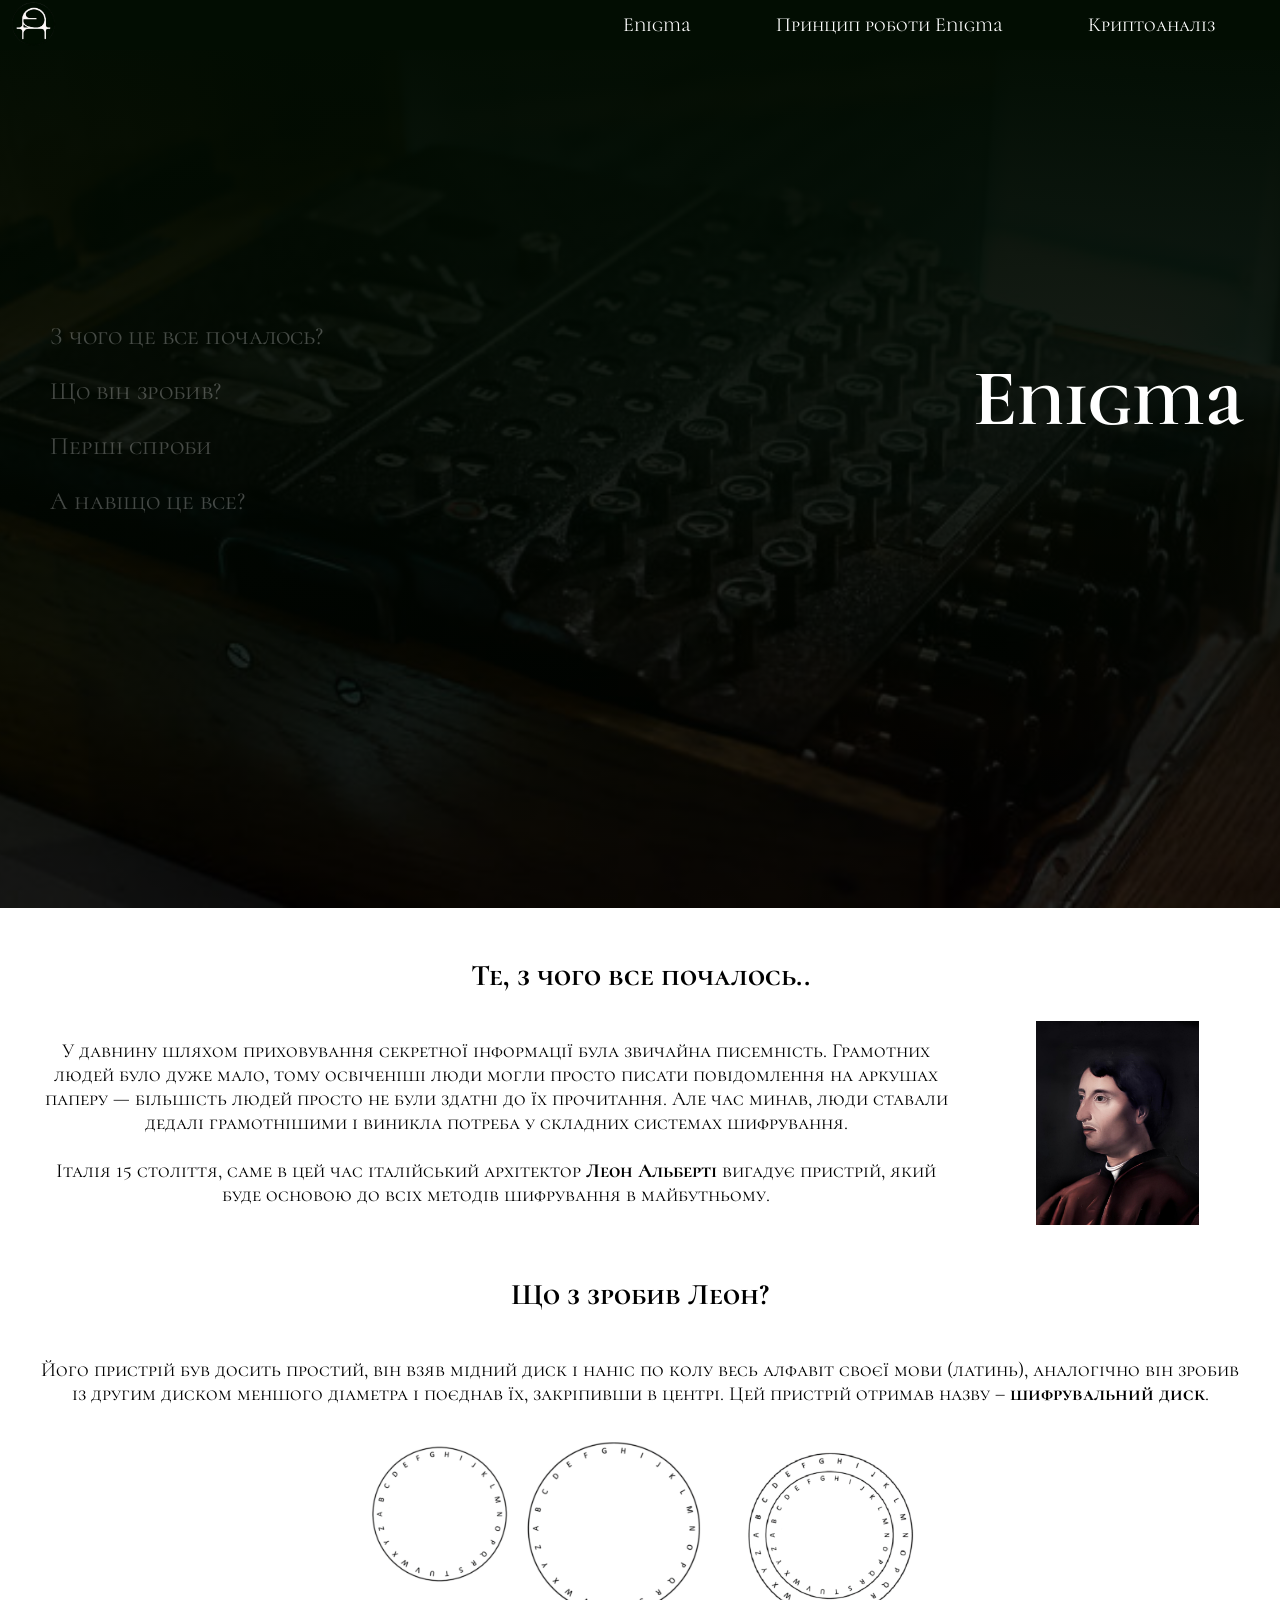
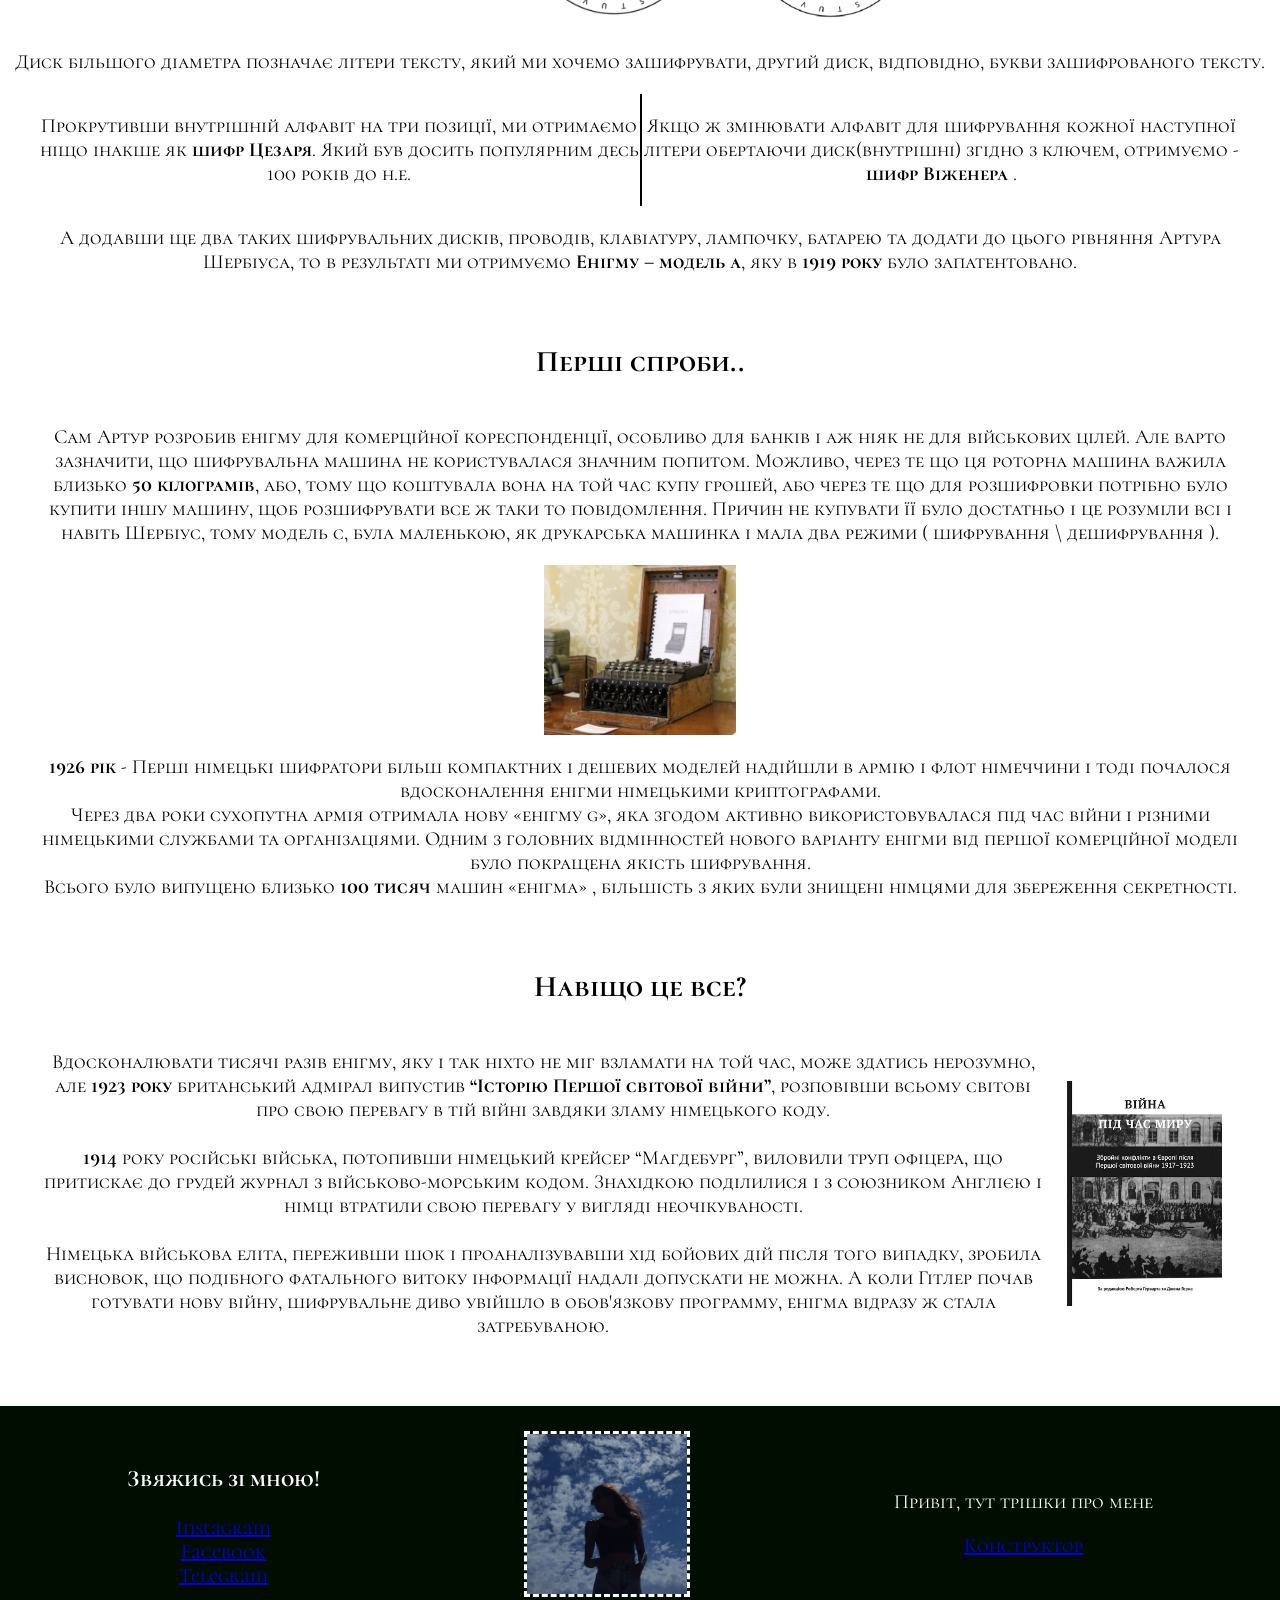
<file: index.html>
<!DOCTYPE html>
<html lang="en">

<head>

    <meta charset="UTF-8">
    <meta name="viewport" content="width=device-width, initial-scale=1.0">

    <title>Introduction for enigma</title>

    <link rel="stylesheet" href="css/introduction.css">  
    <script type = "text/javascript" src="js/introduction.js"> </script>

    <link rel="preconnect" href="https://fonts.googleapis.com">
    <link rel="preconnect" href="https://fonts.gstatic.com" crossorigin>
    <link href="https://fonts.googleapis.com/css2?family=Cormorant+Unicase:wght@300;400;500;600;700&family=Cormorant:ital,wght@0,300..700;1,300..700&display=swap" rel="stylesheet">

   
</head>

<body vlink = "red" alink="yellow" leftmargin="0%">

    <header class="introduction" >

        <nav class="menu">

            <div>

               <img src="img/logo.png" alt="Logo alo" width="50px" style="margin-left: 10px;">

            </div>

            <div class="navigation_on_site "> <!--Не використала клас-->

                 <ul class="first_ul">
                   <li class="first_li"><a class="first_a" href="index.html">Enigma</a></li>
                   <li class="first_li"><a class="first_a" href="html/principlework.html">Принцип роботи Enigma</a></li>
                   <li class="first_li"><a class="first_a" href="html/cryptanalysis.html">Криптоаналіз</a></li>
                </ul>

            </div>

        </nav>
        
        <br><br><br><br><br><br><br><br><br><br><br><br>

        <div class="navigation_on_foto" >

            <div>

               <h1 style="color: #fff; font-size: 80px;">Enigma</h1>

            </div>

            <div class="navigation_by_site">

                <ul> 
                  <li class="two_li"><a class="two_a" href="#beginning">З чого це все почалось?</a></li>
                  <li class="two_li"><a class="two_a" href="#leon">Що він зробив?</a></li>
                  <li class="two_li"><a class="two_a" href="#firstattempts">Перші спроби</a></li>
                  <li class="two_li"><a class="two_a" href="#Why">А навіщо це все?</a></li>
                </ul>

            </div>

        </div>
            
    </header>
    
    <main>
        
        <div class="btn-up btn-up_hide"></div>

        <script>
            const btnUp = {
              el: document.querySelector('.btn-up'),
              show() {
                // видалим у кнопки класс btn-up_hide
                this.el.classList.remove('btn-up_hide');
              },
              hide() {
                // додамо до кнопки класс btn-up_hide
                this.el.classList.add('btn-up_hide');
              },
              addEventListener() {
                // при прогортуванні сторінки
                window.addEventListener('scroll', () => {
                  // розмір прогортування
                  const scrollY = window.scrollY || document.documentElement.scrollTop;
                  // якщо більше 400 то показуємо, якщо ні то ні
                  scrollY > 400 ? this.show() : this.hide();
                });
                // при натисканні на кнопку .btn-up
                document.querySelector('.btn-up').onclick = () => {
                  // перенесемо на початок
                  window.scrollTo({
                    top: 0,
                    left: 0,
                    behavior: 'smooth'
                  });
                }
              }
            }
            btnUp.addEventListener();
        </script>

        <div id="beginning">

            <br>

            <h2 style="text-align: center;">Те, з чого все почалось..</h2>

            <div class="position_foto_and_text">

               <div>

                  <p> 
                      У давнину шляхом приховування секретної інформації була звичайна писемність. Грамотних людей було дуже мало, тому освіченіші люди могли просто писати повідомлення на аркушах паперу — більшість людей просто не були здатні до їх прочитання. Але час минав, люди ставали дедалі грамотнішими і виникла потреба у складних системах шифрування.
                      <br><br>
                      Італія 15 століття, саме в цей час італійський архітектор <b>Леон Альберті</b> вигадує пристрій, який буде основою до всіх методів шифрування в майбутньому. 
                  </p>

               </div>

                <div class="foto">

                  <img id="imgItaly" onmouseover="over()" onmouseout="out()" src="img/LeonAlberty.jpg"  alt="Italy" width="50%" >
                  

                </div>

            </div>

        </div>

        <div id="leon">

            <br>

            <h2 style="text-align: center;">Що з зробив Леон? </h2>

    
            <div class="text">
                
                <p>Його пристрій був досить простий, він взяв мідний диск і наніс по колу весь алфавіт своєї мови (латинь), аналогічно він зробив із другим диском меншого діаметра і поєднав їх, закріпивши в центрі. Цей пристрій отримав назву – <b>шифрувальний диск</b>.</p>
        
            </div>

            <div style="display: flex; justify-content: center;">
                <img src="img/encryptiondisk1.png" alt="Encryption disk first" width="30%">
                <img src="img/encryptiondisk2.png" alt="Encryption disk after" width="15%" height="20%">

            </div>

        </div>

        <div >

            <div>

                <p style="font-size: 20px; display: flex; justify-content: center;">Диск більшого діаметра позначає літери тексту, який ми хочемо зашифрувати, другий диск, відповідно, букви зашифрованого тексту. </p>
            
            </div>

            <div class="cipher">

                <div class="box_with_line">
                    <p>Прокрутивши внутрішній алфавіт на три позиції, ми отримаємо ніщо інакше як <b>шифр Цезаря</b>. Який був досить популярним десь 100 років до н.е.</p>
                </div>

                <div>
                    <p>Якщо ж змінювати алфавіт для шифрування кожної наступної літери обертаючи диск(внутрішні) згідно з ключем, отримуємо - <b>шифр Віженера</b> .</p>
                </div>

            </div>

            <div class="text">

                <p>А додавши ще два таких шифрувальних дисків, проводів, клавіатуру, лампочку, батарею та додати до цього рівняння Артура Шербіуса, то в результаті ми отримуємо <b>Енігму – модель а</b>, яку в <b>1919 року</b> було запатентовано. </p>
        
            </div>

        </div>

        <div id="firstattempts">

            <br> 

            <h2 style="text-align: center;">Перші спроби..</h2>

            <div class="text">

                <p>
                    Сам Артур розробив енігму для комерційної кореспонденції, особливо для банків і аж ніяк не для військових цілей. Але варто зазначити, що шифрувальна машина не користувалася значним попитом. Можливо, через те що ця роторна машина важила близько <b>50 кілограмів</b>, або, тому що коштувала вона на той час купу грошей, або через те що для розшифровки потрібно було купити іншу машину, щоб розшифрувати все ж таки то повідомлення. Причин не купувати її було достатньо і це розуміли всі і навіть Шербіус, тому модель с, була маленькою, як друкарська машинка і мала два режими ( шифрування \ дешифрування ). 
                </p>

            </div>

            <div class="foto">
                <img src="img/Enigmaimproved.png" alt="Improved Enigma" width="15%" height="20%">
            </div>

            <div class="text">

                <p>
                    <b>1926 рік</b> - Перші німецькі шифратори більш компактних і дешевих моделей надійшли в армію і флот німеччини і тоді почалося вдосконалення енігми німецькими криптографами. 
                    <br>
                    Через два роки сухопутна армія отримала нову «енігму g», яка згодом активно використовувалася під час війни і різними німецькими службами та організаціями. Одним з головних відмінностей нового варіанту енігми від першої комерційної моделі було покращена якість шифрування.
                    <br>
                    Всього було випущено близько <b>100 тисяч</b> машин «енігма» , більшість з яких були знищені німцями для збереження секретності. 
    
                </p>

            </div>

            

        </div>

        <div id="Why">

            <br>

            <h2 style="text-align: center;">Навіщо це все?</h2>

            <div class="position_foto_book">

                <div>

                    <p>
                        Вдосконалювати тисячі разів енігму, яку і так ніхто не міг взламати на той час, може здатись нерозумно, але <b>1923 року</b> британський адмірал випустив <b>“Історію Першої світової війни”</b>, розповівши всьому світові про свою перевагу в тій війні завдяки зламу німецького коду. 
                        <br><br>
                        <b>1914</b> року російські війська, потопивши німецький крейсер “Магдебург”, виловили труп офіцера, що притискає до грудей журнал з військово-морським кодом. Знахідкою поділилися і з союзником Англією і німці втратили свою перевагу у вигляді неочікуваності.
                        <br><br>
                        Німецька військова еліта, переживши шок і проаналізувавши хід бойових дій після того випадку, зробила висновок, що подібного фатального витоку інформації надалі допускати не можна. А коли Гітлер почав готувати нову війну, шифрувальне диво увійшло в обов'язкову программу, енігма відразу ж стала затребуваною.
                    </p>
    
                </div>
    
                <div class="foto_1">
                    <img   src="img/bookforfirstwar.jpg" alt="book for first war" width="80%" >
                </div>

            </div>


        </div>


    </main>

    <br><br>

    <footer class="footer_me">

        <div class="info_me" >
            <h3>Звяжись зі мною!</h3>
            <a href="#">Instagram</a>
            <br>
            <a href="#">Facebook</a>
            <br>
            <a href="#">Telegram</a>
        </div>

        <div class="img_me">
            <img style="border-color: #fff; border-style: dashed;" src="img/me.jpg" alt="" width="50%"> 
        </div>
    
        <div class="info_me">
           
            <p>Привіт, тут трішки про мене</p>
            <a href="#" target="_blank">Конструктор</a>
        </div>
    
    </footer>

</body>


</html>
</file>
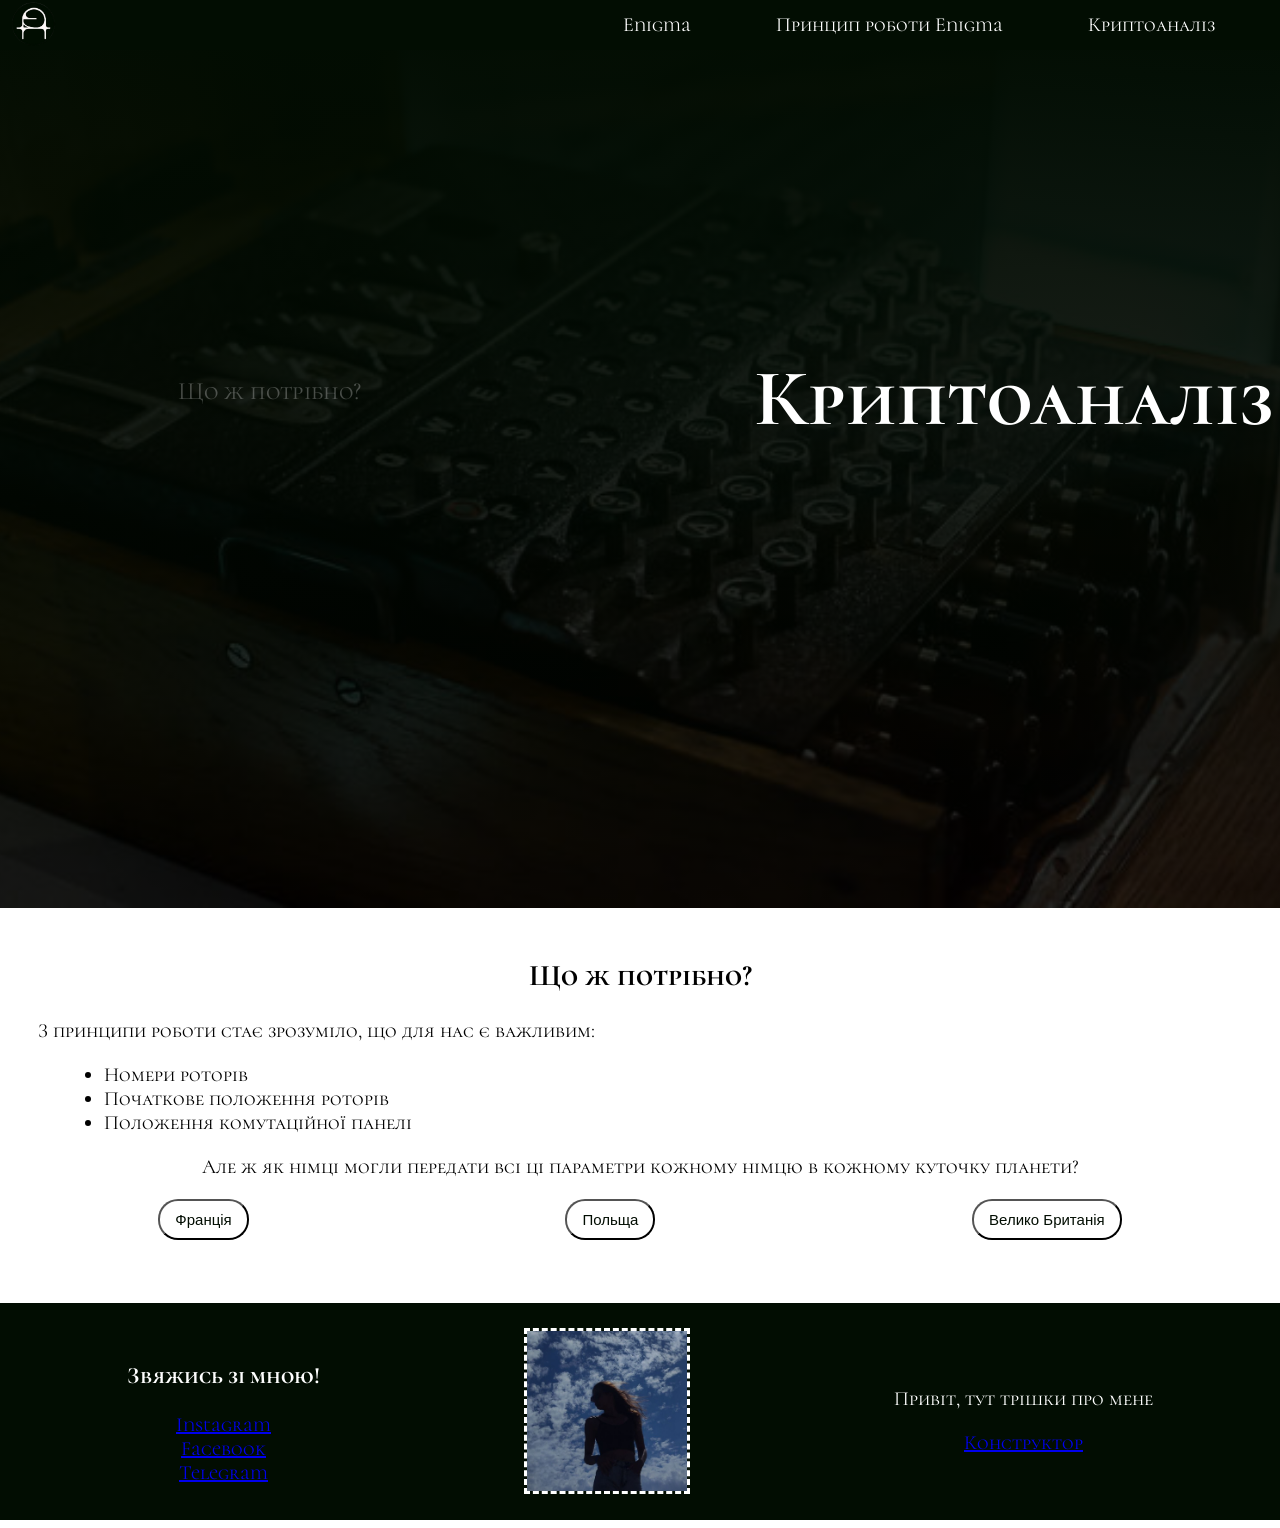
<file: html/cryptanalysis.html>
<!DOCTYPE html>
<html lang="en">

<head>

    <meta charset="UTF-8">
    <meta name="viewport" content="width=device-width, initial-scale=1.0">

    <title>Cryptanalysis Enigma</title>

    <link rel="stylesheet" href="../css/cryptanalysis.css">  
    <script type = "text/javascript" src="../js/cryptanalysis.js"> </script>
    
    <link rel="preconnect" href="https://fonts.googleapis.com">
    <link rel="preconnect" href="https://fonts.gstatic.com" crossorigin>
    <link href="https://fonts.googleapis.com/css2?family=Cormorant+Unicase:wght@300;400;500;600;700&family=Cormorant:ital,wght@0,300..700;1,300..700&display=swap" rel="stylesheet">

   
</head>

<body vlink = "red" alink="yellow" leftmargin="0%">

    <header class="introduction" >

        <nav class="menu">

            <div>

               <img src="../img/logo.png" alt="Logo alo" width="50px" style="margin-left: 10px;">

            </div>

            <div class="navigation_on_site "> <!--Не використала клас-->

                 <ul class="first_ul">
                   <li class="first_li"><a class="first_a" href="../index.html">Enigma</a></li>
                   <li class="first_li"><a class="first_a" href="../html/principlework.html">Принцип роботи Enigma</a></li>
                   <li class="first_li"><a class="first_a" href="../html/cryptanalysis.html">Криптоаналіз</a></li>
                </ul>

            </div>

        </nav>
        
        <br><br><br><br><br><br><br><br><br><br><br><br>

        <div class="navigation_on_foto" >

            <div>

               <h1 style="color: #fff; font-size: 80px;">Криптоаналіз</h1>

            </div>

            <div class="navigation_by_site">

                <ul> 
                  <li class="two_li"><a class="two_a" href="#what_need">Що ж потрібно?</a></li>
                </ul>

            </div>

        </div>
            
    </header>
    
    <main>
        
        <div class="btn-up btn-up_hide"></div>

        <script>
            const btnUp = {
              el: document.querySelector('.btn-up'),
              show() {
                this.el.classList.remove('btn-up_hide');
              },
              hide() {
                this.el.classList.add('btn-up_hide');
              },
              addEventListener() {
                window.addEventListener('scroll', () => {
                  const scrollY = window.scrollY || document.documentElement.scrollTop;
                  scrollY > 400 ? this.show() : this.hide();
                });
                document.querySelector('.btn-up').onclick = () => {
                  window.scrollTo({
                    top: 0,
                    left: 0,
                    behavior: 'smooth'
                  });
                }
              }
            }
            btnUp.addEventListener();
        </script>

        <br>

        <div id="what_need">

          <h2 style="text-align: center;">Що ж потрібно?</h2>

          <p style="margin-left: 3%;">З принципи роботи стає зрозуміло, що для нас є важливим:</p>

          <ul style="margin-left: 5%;">
            <li>Номери роторів</li>
            <li>Початкове положення роторів </li>
            <li>Положення комутаційної панелі</li>
         </ul>

         <p style="text-align: center;">Але ж як німці могли передати всі ці параметри кожному німцю в кожному куточку планети?</p>

        </div>

        <div class="button_class">

           <button class="button_contry" onclick="showPage(0)">Франція</button>
           <button class="button_contry" onclick="showPage(1)">Польща</button>
           <button class="button_contry" onclick="showPage(2)">Велико Британія</button>

        </div>


        <div id="page0" class="content hidden">

          <div class="foto_text_site">

            <p>Отож, історія дешифрування коду “Енігми” пов’язана з німецьким офіцером, який працював в шифрувальному штабі Рейсхверу і який був специфічною людиною:</p>

          </div>

          <div class="foto_text_site">

            <div class="text_site" >
              <p>
               Ганс-Тіло Шмідт мав певну проблему. В нього були коштовні звички — він любив дорогих дівчат, дороге вбрання, дорогі сигари, дорогі бренді та відпустки. Справжньою ж проблемою були його подружки. Вони дійсно йому дорого обходилися. В нього була проблема, але й мав її вирішення. Одного дня він з’явився у французькому посольстві у Берліні і попросив про зустріч з військовим аташе. Шмідт сказав йому, що в нього є документи, які того можуть зацікавити. В ті часи посольство Франції мало навіть спеціальну процедуру щодо такого роду випадків, бо дуже багато колишніх німецьких військових з’являлося там і пропонувало якісь таємні документи. З Парижу викликали експерта по таких документам і було домовлено про зустріч. Тепер хочу Вам представити Гюстава Бертрана. Він був єдиним членом спеціальної секції D в розвідувальному відомстві і його завданням була оцінка автентичності і цінності документів.
              </p>
            </div>
  
            <div>
              <img src="../img/Shmind.jpg" alt="Ганс-Тіло Шмідт" width="190px" >
            </div>
  
          </div>

          <br>

          <div class="foto_text_site">

            <div>
              <img id="myImage" src="../img/image1.jpg" alt="Зображення 1" width="100%">
        
              <script>
                  // Масив з іменами файлів зображень (припустимо, що зображення знаходяться в папці "images")
                  const images = [
                      "../img/image1.jpg",
                      "../img/image2.jpg",
                      "../img/image3.png"
                  ];
          
                  // Індекс поточного зображення
                  let currentIndex = 0;
          
                  // Отримання елемента зображення за його ID
                  const imgElement = document.getElementById("myImage");
          
                  // Функція для зміни зображення
                  function changeImage() {
                      imgElement.src = images[currentIndex];
                      currentIndex = (currentIndex + 1) % images.length;
                  }
          
                  // Запуск функції changeImage кожні 10 секунд
                  setInterval(changeImage, 2000);
              </script>

            </div>

            <div>
              <p>
                Була організована зустріч, яка відбулася в одному готелі в Бельгії. Коли Ганс-Тіло Шмідт разом з опікуном з французької розвідки сидів в барі, попиваючи бренді і покурюючи сигару, Бертран пішов до вбиральні, де зробив фотографії документів. 
              </p>
  
              <p>
                Він швидко зрозумів, що вони справді мають цінність. Справа в тому, що це була інструкція обслуговування секретної шифрувальної машини німецької армії “Енігма”. Після зустрічі всі розійшлися задоволені. Шмідт повернувся з документами в Берлін і повернув їх вчасно в сейф в понеділок рано, а окрім того в його гаманці лежало 5 тисяч рейсхмарок. Бертран теж був щасливий, бо здобув фото інструкції з обслуговування “Енгіми” і тепер французи могли мати можливість прочитати шифрограми німецької армії.
              </p>

            </div>

          </div>

          <div class="foto_text_site" >
            <p>

              Однак, як виявилося, щоб розшифрувати послання “Енігми” було замало мати лише інструкцію з її обслуговування, але й необхідно було знати її будову і принцип роботи. Про це Гюставу Бертрану сказали і його французькі колеги, і британці, до яких він звернувся за допомогою. 
              <br>
              Проте Бертран не здавався і вирушив до Варшави, де зустрівся майором Ґвідо Лангером, що очолював Бюро шифрів Польщі.

            </p>
          </div>

          <br>

          <div class="foto_text_site">

            <p class="text_site">

              Лангер зрадів, дізнавшись про інструкцію і запевнив французького гостя, що це дуже важлива річ. В Бюро шифрів працювало три блискучих математика, які вільно володіли німецькою мовою ¬– Маріан Режевський, Генріх Зігальський і Єжи Рожицький, яким і було доручено розгадати загадку “Енігми”
              <br>
              Так першою за цю справу взялася Польща, яка опинилася в дуже вразливому становищі після Першої світової війни. Довгий час польським дослідникам не вдавалося розшифрувати ніякі повідомлення німців, але тепер коли вони мали інструкцію, де містилось пояснення для шифрувальника, учені з бюро створили практично точну копію "Енігми". Згодом розробили метод обчислення початкових установок, за допомогою якого нарешті вдалося зчитувати зашифровану німцями інформацію.

            </p>

            <div>

              <img src="../img/peopl.webp" alt="People" width="300px">

            </div>

          </div>

        </div>


        <div id="page1" class="content hidden">
          
          <div>

            <h2 style="text-align: center;">Як їм це вдалося?</h2>

            <div class="foto_text_site">

              <div>
                <img src="../img/unnamed.jpg" alt="" width="350px" style="margin-right: 20px;">
              </div>

              <p class="text_site"> 
                Оператор самостійно встановлював ротори та положення комутаційної панелі за вказаним ключем. Це був листочок з номером дня, який робили кожного місяця, використаний ключ вирізали та спалювали. Але саме застарілі папери Шмідт передав. Тому і за них ніхто не хотів братись, бо було не зрозуміло з чого почати, що це таке  і який принцип дії. Але поляки так не думали, адже відчували ворожі наміри своїх сусідів і робили все можливе аби розгадати енгіму.
                <br>
                У дешефрувальника також був ключ та енігма, тому дешифровка була проста – ввести початкові данні відповідно ключу та вводити шифрований текст.
                <br>
                Коли в поляків були інструкція по використанні енігми, застарілі ключі та на основі цього вони створили копію енігми, що дуже допомогла в розшифровці.
                
              </p>

            </div>

            <div class="foto_text_site">

              <p class="text_site">
                Німці були дуже занепокоєні, що їх можуть розшифрувати, тому вони виріши посилити метод шифрування, що і полегшило роботу дешифровки.
              
                Німці подумали, що якщо одним і тим самим ключем шифрувати багато повідомлень, то в день буде отримуватись багато інформації одним і тим самим ключем дня, що значно полегшить роботу дешифрування, на відмінно від дешифровки маленьких повідомлень.
                <br>
                Тому німці ввели <b>разові ключі</b> для кожного пересланого повідомлення.
                <br>
                Оператор виставляв початкові налаштування відповідно до ключа дня і придумував разовий ключ, який представляв собою положення трьох роторів і зашифровував його двічі підряд, щоб запобігти помилки внаслідом перешкод зв’язку або помилки оператора.
                
                Оператор міняв далі свої налаштування на разовий ключ та шифрував всі інші повідомлення відповідно йому.
                <br>
                Щоб розшифрувати потрібно <b>ввести денний ключ, прийняти повідомлення, розшифрувати, ввести разовий ключ та працювати далі</b> . Тому однаковим ключем було зашифровано лише маленький кусочок тексту.

              </p>

              <div>
                <img src="../img/image.webp" alt="" width="400px">
              </div>

            </div>

            <div class="foto_text_site">

              <p>

                Реєвський одразу зрозумів що саме разові ключі і є їхньою вразливістю.
                <br>
                Наприклад разовий ключ  - АВС, вводили його двічі ABCABC
                Енігма видає – RTLOUG, адже одна і та сама буква кожен раз шифрується по іншому.
                <br>
                Але оскільки разовий ключ передавався двічі підряд, то перша і четверта буква є зашифрованим варіантом однієї букви (в нашому випадку буква A стає – R, O), тобто друга з п’ятою і третя з шостою буквою, Реєвський виписував їх та помітив ланцюг.
                Тобто таким чином ми дійшли до тієї самої букви і кожний день довжина цих ланцюгів різна і не залежить від комутаційної панелі, тобто деякі букви можуть змінитись, але довжина залишиться тією самою
                <br>
                Звідси він зрозумів, що довжина залежить тільки від установки роторів, тому не потрібно перебирати міліарди тисяч варіантів а лише 105 456 одна з яких точно буде пов’язана з кількістю зв’язків в групі ланцюгів. 

              </p>

            </div>

            <div class="foto_text_site">

              <p class="text_site">

                Наступний рік Реєвський займався перевіркою кожного положення та створив так званий каталог ланцюгів і після того як робота була завершена залишалось лише взяти разовий ключ і проаналізувати довжину ланцюга цього дня, звірити із каталогом в якому написано за якого положення ротора здійснювалась такий ланцюг. Ключ дня був майже зламаний, залишилось зрозуміти, як була встановлена комутаційній панель. 
                <br><br>
                Складних рішень Реєвський не вигадував, все було доволі просто. Він зняв всі комутаційні установки (кабелі) та вводив зашифроване смс, іноді зявлялися вирази які мали значення але відрізнялись лише декілька букв.
                
                Аналізувавши це було знайдено положення комутаційної панелі, але будь яка змінена в способі передачі повідомлення німцями і каталог можна було викинути, тому Реєвський створив машину, яка згодом отримала назву - Бомба, що представляла собою 6 спільно працюючих  перероблених версій енігми (бо три ротора, які могли мінятись місцями і 3!=6) в кожній з них було встановлено по 1 з 6 положень роторів, така машина допомагала встановити автоматичний пошук положень роторів менше ніж за 2 години. 
                <br>
                
              </p>

              <div>
                <img src="../img/reyef.jpg" alt="" width="300px">
              </div>

            </div>

            <div class="foto_text_site">
              <p>
                Весь наступний рік, польські криптографи успішно застосовували цей спосіб, але ж не забуваємо, що в керівництва вже давно були ці ключі, адже Шмідт все продовжував постачати секретні документи з Берліну. 
                Отже на протязі 7 років Шмід надсилав документи (шифрувальні книги з ключами на кожен день), але керівництво хотіло підготуватись до моменту коли Шмід більше не зможе надсилати документи, або зв'язок різко обірветься, тому що почнеться війна.  
                <br>
                Все це продовжувалося до 1938 року поки німецькі криптограми знов не змінили принцип роботи енігми для підвищення стійкості. 
                
              </p>
            </div>

            <h2 style="text-align: center;">Як вони це зробили? </h2>

            <div class="foto_text_site">

              <p class="text_site">
                Доволі просто операторам надали додатково ще два ротора, що змінило кількість пложень з 6 на 60 (6*5*4) та додали кабелі для комутаційної панелі з 6 до 10 штук, що збільшило кількість перестановок букв з 12 до 20, тобто кількість можливих ключей збільшилась в кілька разів, що навіть машина Реєвського була безсила.

                На початку 1939 році коли розшифровка повідомлень була вкрай необхідна, а дешифровка стала неможливою, зв'язок з Шмідтом обірвався, всі 7 років він передава ключі , які були нікому не потрібні, а в момент його необхідності він зник та й всю роботу Реєвського потрібно було починати заново, адже ні каталог, ні машина - Бомба нічого вже не було дієздатним із оновленням енігми.
                <br>
                <b>28 квітня 1939 року</b> - Німеччинна розриває Акт про ненапад з Польшою, що стало поштовхом до передачі всі данних, над якими працював Реєвський багато років, передати союзникам – Франції та Великобританії, поки не стало пізно.
                <br>
                <b>1 вересня 1939 року</b> - початок Другої Світової війни.

              </p>

              <div>
                <img src="../img/unnamed_1.jpg" alt="" width="400px">
              </div>


            </div>

          </div>

        </div>


        <div id="page2" class="content hidden">


          <div class="foto_text_site">

            <p class="text_site">
              <b>Тюрінг очолив групу вчених</b> з якими йому довелося створити неможливе – <b>взламати енгму.</b> Але зламувати з нуля йому не прийшлось, адже його зарання ознайомили з роботами Реєвського і враховуючи, що німці не змінили принцип передачі разового ключа, повторюючи його двічі на початку кожного повідомлення, взлам ключа дня довго не примусив себе чекати. Але головною задачею Тюрінга було придумати альтернативу взлома на той випадок, якщо німці все ж таки здогадаються що їх разовий ключ, який створювався з розрахунком на те що посилить безпеку і є їхнім головним вразливістю.
              <br>
              Під час знайомства із раніше розшифрованими німецькими повідомленнями тюрінг помітив одну цікаву особливість німців. Кожного дня в 6 годин ранку вони (німці) надсилали зашифрований прогноз погоди з метеорологічної станції. Це означало що приблизно в цей час перехоплене повідомлення від німців буде містити слово погода, що по-німецьки - <b>wetter</b> , враховуючи граматику німців Тюрінг передбачав, яка саме послідовність зашифрованих символів буде саме цим словом. 
              <br>
              </p>

            <div>
              <img src="../img/turinfteam.jpeg" alt="">
            </div>

          </div>

          <div class="foto_text_site">
            <p>
              Зіставлення зашифрованого фрагмента із відкритим називається <b>«кріп»</b>  і таких кріпів у німців було досить багато. В листах дуже часто зустрічалось <b>число один (eins)  чи гасло другої світової війни хай гітлер (Heil Hitler)</b>  . Тому єдине що потрібно було зробити - це найти таку послідовність роторів при якій певне слово, наприклад погода, давало таку зашифровану послідовність. Звичайно перевірити всі послідовності в ручну було неможливо враховуючи їх кількість, тому Тюрінг пішов по стопах Реєвського. Якщо один зіставляв ланцюги із повторювальних букв в ключах дня, то Тюрінг зв’язував букви відкритого тексту із зашифрованим текстом в крібі.
            </p>
          </div>

          <div class="foto_text_site">

          <p>
            Наприклад від першої літери - W в розшифрованому тексті, ми ідемо до першої літери E, яка знаходиться під нею в зашифрованому тексті. Потім ми знов шукаєм букву E в розшифрованому варіанті та ідемо до букви T, але від букви T до букви J ми не ідемо, адже цієї букви в слові wetter немає, а наступна T має під собою букву W, нашу початкову, отже ланцюг замкнувся
            <br>
            При цьому ми знаємо що на другій букві ротор буде повернутий на одну позицію відносно першої літери, а на третій букві – на три позиції

            Тому Алан використовував одразу три різні працюючі шифрувальні машини, де перша намагалась зашифрувати W – E, у другої ротор був повернутий на одну позицію і намагався зашифрувати E – T, а третя T – W, де ротор був повернути на три позиції

            При цьому Тюрінг створив такий електричний ланцюг, щоб повністю виключити вплив комутаційної панелі, що як і Реєвському в свій час дозволило виключити міліарди можливих ключем, які комутаційна панель могла створювати. 
            <br>
            Отже залишалось 17 576 варіантів положень шифратора (26*26*26), що при зміні одного положення один раз на секунду дозволяло справитись з цим всього за 5 годин, але є одний нюанс.

          </p>


          </div>

          <div class="foto_text_site">

            <p class="text_site">
              Всього на енігмі могли розташуватись <b>лише 3 ротора із 5</b>, що дає комбінацію 60 (5*4*3) можливих варантів розташування роторів, а от же ні на одній з трьох машин тюрінга могло просто <b>не виявитись правильного положення</b> , але про це буде повідомляти спеціальна лампочка, яка загориться тільки тоді, коли з’явиться правильне положення роторів, а якщо лампочка не загориться, тоді потрібно встановити шифратори в іншому із 60 можливих положень і зробити це все ще раз або ж у Тюрінга повинно було бути одразу 60 комплектів такихпристроїв, які могли б паралельно працювати.
              На початку 1940 року Тюрінг закінчив розробку свого нового пристроя, яке складалося із 12 електрично зв’язаних шифраторів що дозволяло працювати з набагато довшими ланцюгами літер. Цей пристрій дуже нагадував пристрій Реєвського, тому воно також отримало назву - <b>Bomb</b>
              <br><br>
              Однак не дивлячись на всі надії, які покладали на цей пристрій, він працював <b>дуже повільно</b> і на пошуки одного ключа ішло <b>близько тижня</b> . Тому Тюрінг продовжував  удосконалювати свій пристрій і через декілька неділь ціль була досягнута, залишалося лише дочекатися, коли зберуть усю вдосконалену БОМБУ , але приблизно в цей час 1 травня 1940 року німці <b>зрозуміли що натворили</b> із своїми разовими ключами і <b>перестали їх повторювати двічі</b>, тому кількість дешифрованих повідомлень німців зменшилась в рази, але вже <b>8 серпя</b> прийшла нова сконструйована Тюрінгом бомба, що могла розгадати ключ всього <b>за 1 годину</b>. 
              <br>
              Німців занапастила їхнє ж зайве захоплення шифрувати все і всюди, адже кріпів ставало дедалі більше, що значно спрощувало роботу британцям.
              <br><br>
              Варто зазначити що було <b>дуже багато модифікацій енігми</b>, які працювали по різному. Тому британцям для початку потрібно було достати конкретну енігму ціною багатьох життів солдатів, потім дивитись як вона влаштована та придумувати нову систему взлому і звичайно про це ніхто не мав дізнатись адже якщо ти не знаєш що тебе взломали, то ти нічого не будеш міняти в своїй системі безепеки, тому британці <b>не розкривали свій успіх навіть союзникам</b> .
              Щоб не виникло підозр були навіть проведені фіктивні розвідувальні операції, радіо перехвати та навіть розвідувальні операцій в яких були задіяні не лише британці, можна сказати <b>британці продовжували грати у війну для німців</b>, паралельно рятувавши тисячі життів та наближаючи перемогу над німцями.

            </p>

            <div>
              <img src="../img/tree.png" alt="" width="350px">
            </div>


          </div>
          

        </div>

        


    </main>

    <br><br>

    <footer class="footer_me">

        <div class="info_me" >
            <h3>Звяжись зі мною!</h3>
            <a href="#">Instagram</a>
            <br>
            <a href="#">Facebook</a>
            <br>
            <a href="#">Telegram</a>
        </div>

        <div class="img_me">
            <img style="border-color: #fff; border-style: dashed;" src="../img/me.jpg" alt="" width="50%"> 
        </div>
    
        <div class="info_me">
           
            <p>Привіт, тут трішки про мене</p>
            <a href="#" target="_blank">Конструктор</a>
        </div>
    
    </footer>

</body>


</html>
</file>
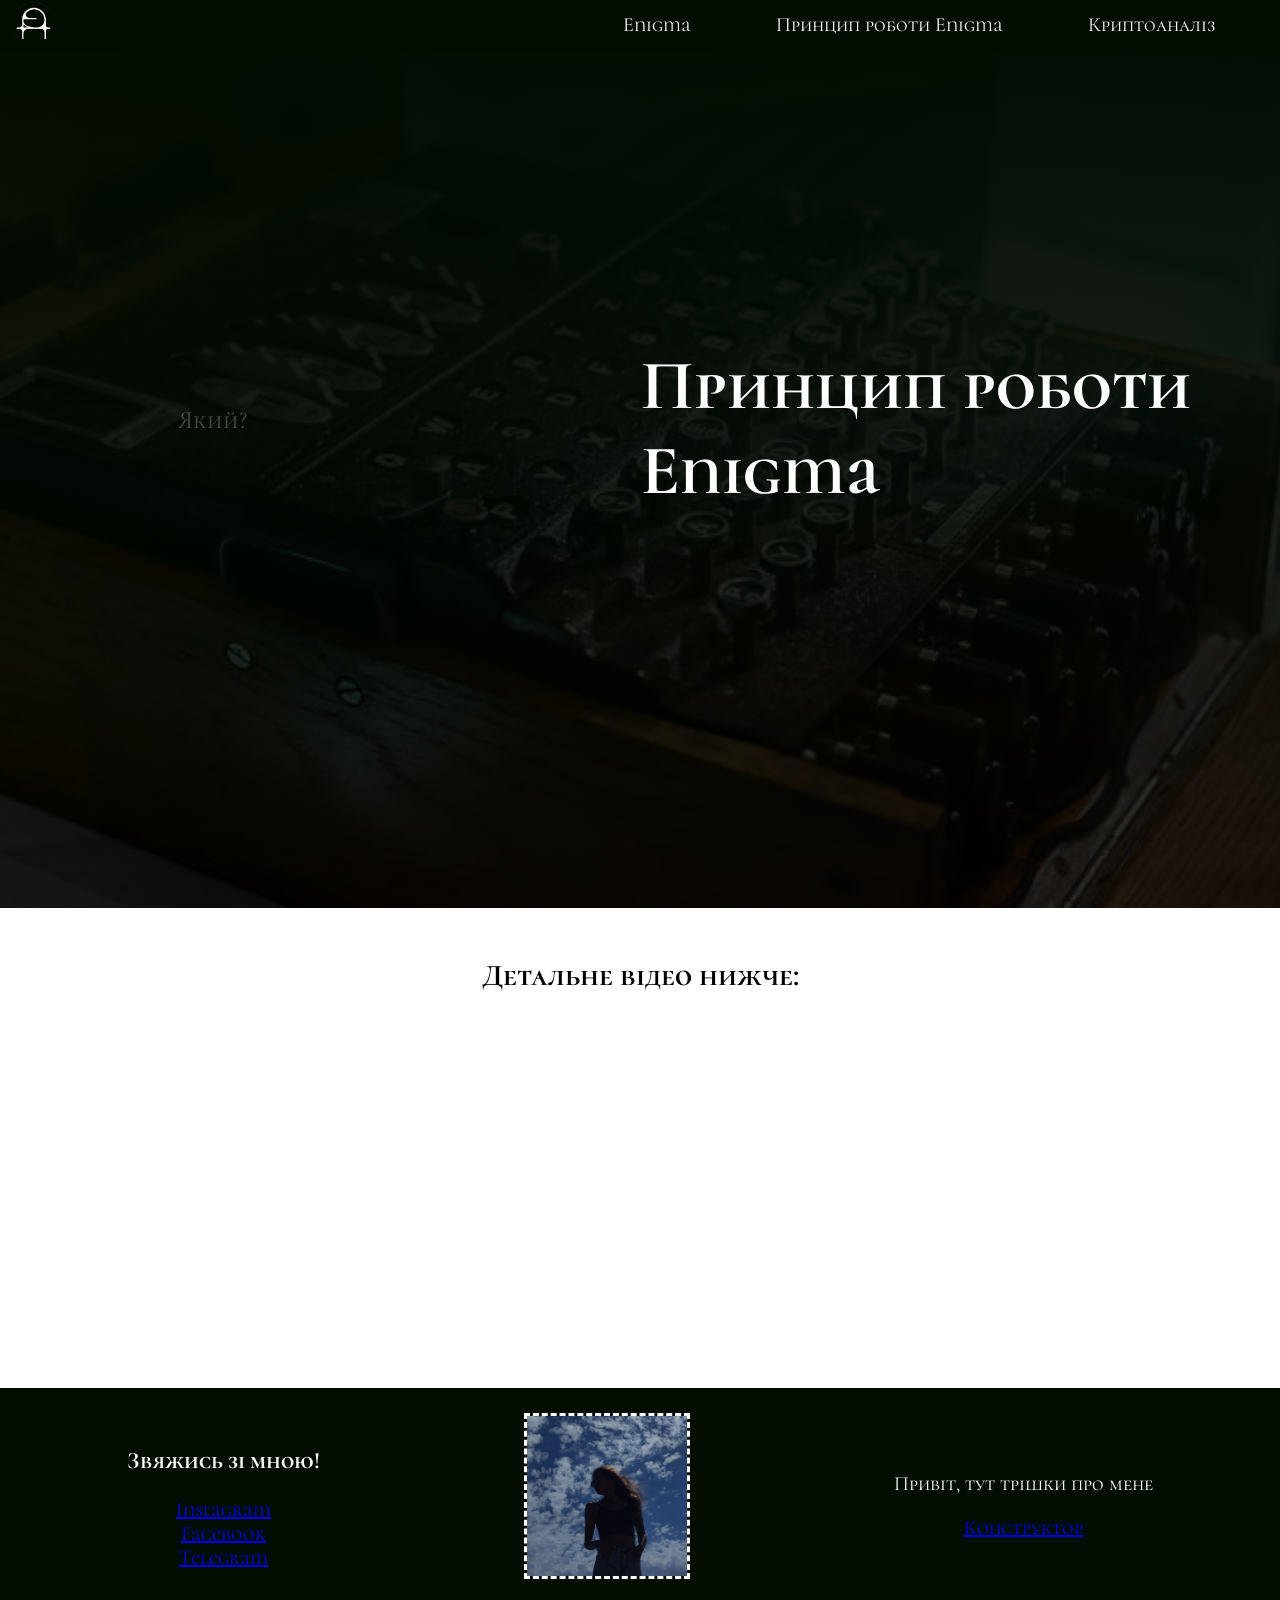
<file: html/principlework.html>
<!DOCTYPE html>
<html lang="en">

<head>

    <meta charset="UTF-8">
    <meta name="viewport" content="width=device-width, initial-scale=1.0">

    <title>Work principle</title>

    <link rel="stylesheet" href="../css/principlework.css">  
    <script type = "text/javascript" src="../js/introduction.js"> </script>

    <link rel="preconnect" href="https://fonts.googleapis.com">
    <link rel="preconnect" href="https://fonts.gstatic.com" crossorigin>
    <link href="https://fonts.googleapis.com/css2?family=Cormorant+Unicase:wght@300;400;500;600;700&family=Cormorant:ital,wght@0,300..700;1,300..700&display=swap" rel="stylesheet">

   
</head>

<body vlink = "red" alink="yellow" leftmargin="0%">

    <header class="introduction" >

        <nav class="menu">

            <div>

               <img src="../img/logo.png" alt="Logo alo" width="50px" style="margin-left: 10px;">

            </div>

            <div class="navigation_on_site "> <!--Не використала клас-->

                 <ul class="first_ul">
                   <li class="first_li"><a class="first_a" href="../index.html">Enigma</a></li>
                   <li class="first_li"><a class="first_a" href="../html/principlework.html">Принцип роботи Enigma</a></li>
                   <li class="first_li"><a class="first_a" href="../html/cryptanalysis.html">Криптоаналіз</a></li>
                </ul>

            </div>

        </nav>
        
        <br><br><br><br><br><br><br><br><br><br><br><br>

        <div class="navigation_on_foto" >

            <div>

               <h1 style="color: #fff; font-size: 70px;">Принцип роботи Enigma</h1>

            </div>

            <div class="navigation_by_site">

                <ul> 
                  <li class="two_li"><a class="two_a" href="#beginning">Який?</a></li>
                </ul>

            </div>

        </div>
            
    </header>
    
    <main>
        
        <div class="btn-up btn-up_hide"></div>

        <script>
            const btnUp = {
              el: document.querySelector('.btn-up'),
              show() {
                this.el.classList.remove('btn-up_hide');
              },
              hide() {
                this.el.classList.add('btn-up_hide');
              },
              addEventListener() {
                window.addEventListener('scroll', () => {
                  const scrollY = window.scrollY || document.documentElement.scrollTop;
                  scrollY > 400 ? this.show() : this.hide();
                });
                document.querySelector('.btn-up').onclick = () => {
                  window.scrollTo({
                    top: 0,
                    left: 0,
                    behavior: 'smooth'
                  });
                }
              }
            }
            btnUp.addEventListener();
        </script>

        <br>

        <div  id="beginning">

          <h2 style="text-align: center;">Детальне відео нижче:</h2>

          <div style="text-align: center;">

            <iframe 

              width="560" height="315" src="https://www.youtube.com/embed/ybkkiGtJmkM?si=bT3XJ6N2VwgT_UgW" title="YouTube video player" frameborder="0" allow="accelerometer; autoplay; clipboard-write; encrypted-media; gyroscope; picture-in-picture; web-share" referrerpolicy="strict-origin-when-cross-origin" allowfullscreen>

            </iframe>

          </div>
          

          
        

        </div>

        


    </main>

    <br><br>

    <footer class="footer_me">

        <div class="info_me" >
            <h3>Звяжись зі мною!</h3>
            <a href="#">Instagram</a>
            <br>
            <a href="#">Facebook</a>
            <br>
            <a href="#">Telegram</a>
        </div>

        <div class="img_me">
            <img style="border-color: #fff; border-style: dashed;" src="../img/me.jpg" alt="" width="50%"> 
        </div>
    
        <div class="info_me">
           
            <p>Привіт, тут трішки про мене</p>
            <a href="#" target="_blank">Конструктор</a>
        </div>
    
    </footer>

</body>


</html>
</file>
<file: css/introduction.css>
body {
    font-family: 'Cormorant Unicase', sans-serif;
    font-size: 20px;
    
}

.introduction {

    background: linear-gradient(#020d02, #000000cc), url("../img/headerenigma.jpg");
    width: 100%;
    height: 100vh;
    background-repeat: no-repeat;
    background-size: cover;
    background-position: center;

}

.menu {

    background-color:#020d02;
    width: 100%;
    height: 50px;
    display: flex;
    justify-content: space-between;
    align-items: center;
    position: fixed;
    top: 0;
}

.first_ul {

    list-style-type: none;

}

.first_li {

    display: inline-block;

}

.first_a {

    text-decoration: none;
    display: block;
    padding: 5px 15px 5px 15px;
    margin-right: 50px;
    text-align: center;
    border-radius: 20px;
    color: #ffffff;

}

.first_a:hover {

background-color: #768c6f;

}

.navigation_on_foto{

   display: flex;
   justify-content: flex-end;
   flex-direction: row-reverse;
   
}

.navigation_by_site{

 margin-right: 50%;
 
}

.two_li {

  display: block;
 
}

.two_a {

    font-size: 25px;
    text-decoration: none;
    display: block;
    padding: 5px 10px 5px 10px;
    width: auto;
    margin-bottom: 15px;
    color: #ffffff44;
    border-radius: 20px;
    
}

.two_a:hover {

background-color: #768c6f;

}

.position_foto_and_text {

    display: flex;
    justify-content: space-around;
    align-items: center;
    text-align: center; /* Вирівнює текст по центру */
    margin-left: 3%;
    margin-right: 0%;


}

.foto {

    width: auto;
    height: auto;
    display: flex;
    align-items: center;
    justify-content: center;
   
}

.text {

    display: flex;
    justify-content: center;
    text-align: center; /* Вирівнює текст по центру */
    margin-left: 3%;
    margin-right: 3%;
    
}

.cipher {

    display: flex;
    justify-content: space-around;
    align-items: center;
    text-align: center; /* Вирівнює текст по центру */
    margin-left: 3%;
    margin-right: 3%;

}

.box_with_line {

 border-right: 2px solid black;
 

}

.foto_1 {

    display: flex;
    align-items: center;
    justify-content: center;
    

}

.foto_1 img:hover {
    transform: scale(1.2); /* Масштабування зображення на 120% при наведенні */
}

.position_foto_book {

    display: flex;
    justify-content: space-around;
    align-items: center;
    text-align: center; /* Вирівнює текст по центру */
    margin-left: 3%;
    margin-right: 3%;

}

.footer_me {
     
    background-color: #020d02;
    display: flex;
    justify-content: space-evenly;
    align-items: center;
    text-align: center; /* Вирівнює текст по центру */
   

}

.img_me {

   
  
    display: flex;
    align-items: center;
    justify-content: center;
    height: 25%;
    width: 25%;
    margin-top: 2%;
    margin-bottom: 2%;
   


}

.info_me {

    color: #ffffff;
   
}

/*Кнопка*/
body {
    min-height: 200px;
}
  
.btn-up {
    position: fixed;
    background-color:#020d02;
    right: 20px;
    right: 20px;
    bottom: 20px;
    border-radius: 22px;
    cursor: pointer;
    width: 44px;
    height: 44px;
}
  
.btn-up::before {
    content: "";
    text-align: center;
    position: absolute;
    width: 20px;
    height: 20px;
    left: 12px;
    top: 12px;
    background-image: url("data:image/svg+xml,%3Csvg xmlns='http://www.w3.org/2000/svg' width='20' height='20' viewBox='0 0 20 20'%3E%3Cg fill='none' stroke='%23fff' stroke-width='2' stroke-linecap='round' stroke-linejoin='round'%3E%3Cpath d='M10 17V4M3 10l7-7 7 7'/%3E%3C/g%3E%3C/svg%3E");
}
  
.btn-up_hide {
      display: none;
}
  
@media (hover: hover) and (pointer: fine) {
      .btn-up:hover {
        background-color: #768c6f;
      }
}
</file>
<file: css/cryptanalysis.css>
body {
    font-family: 'Cormorant Unicase', sans-serif;
    font-size: 20px;
    
}

.introduction {

    background: linear-gradient(#020d02, #000000cc), url("../img/headerenigma.jpg");
    width: 100%;
    height: 100vh;
    background-repeat: no-repeat;
    background-size: cover;
    background-position: center;

}

.menu {

    background-color:#020d02;
    width: 100%;
    height: 50px;
    display: flex;
    justify-content: space-between;
    align-items: center;
    position: fixed;
    top: 0;
}

.first_ul {

    list-style-type: none;

}

.first_li {

    display: inline-block;

}

.first_a {

    text-decoration: none;
    display: block;
    padding: 5px 15px 5px 15px;
    margin-right: 50px;
    text-align: center;
    border-radius: 20px;
    color: #ffffff;

}

.first_a:hover {

background-color: #768c6f;

}

.navigation_on_foto{

   display: flex;
   justify-content: flex-end;
   flex-direction: row-reverse;
   
}

.navigation_by_site{

    
   display: flex;
   margin-right: 30%;
   margin-left: 10%;
   text-align: center;
   align-items: center;
 
}

.two_li {

  display: block;
 
}

.two_a {

    font-size: 25px;
    text-decoration: none;
    display: block;
    padding: 5px 10px 5px 10px;
    width: auto;
    margin-bottom: 15px;
    color: #ffffff44;
    border-radius: 20px;
    
}

.two_a:hover {

background-color: #768c6f;

}

.footer_me {
     
    background-color: #020d02;
    display: flex;
    justify-content: space-evenly;
    align-items: center;
    text-align: center; /* Вирівнює текст по центру */
   

}

.img_me {

   
  
    display: flex;
    align-items: center;
    justify-content: center;
    height: 25%;
    width: 25%;
    margin-top: 2%;
    margin-bottom: 2%;
   


}

.info_me {

    color: #ffffff;
   
}

/*Кнопка*/
body {
    min-height: 200px;
}
  
.btn-up {
    position: fixed;
    background-color:#020d02;
    right: 20px;
    bottom: 20px;
    border-radius: 22px;
    cursor: pointer;
    width: 44px;
    height: 44px;
}
  
.btn-up::before {
    content: "";
    text-align: center;
    position: absolute;
    width: 20px;
    height: 20px;
    left: 12px;
    top: 12px;
    background-image: url("data:image/svg+xml,%3Csvg xmlns='http://www.w3.org/2000/svg' width='20' height='20' viewBox='0 0 20 20'%3E%3Cg fill='none' stroke='%23fff' stroke-width='2' stroke-linecap='round' stroke-linejoin='round'%3E%3Cpath d='M10 17V4M3 10l7-7 7 7'/%3E%3C/g%3E%3C/svg%3E");
}
  
.btn-up_hide {
      display: none;
}
  
@media (hover: hover) and (pointer: fine) {
      .btn-up:hover {
        background-color: #768c6f;
      }
}

.hidden {

    display: none;
}

.button_class {

    display: flex;
    justify-content: space-around;
    align-items: center;
    text-align: center; 

}

.button_contry {

    background-color: #ffffff;
    font-size: 15px;
    text-decoration: none;
    display: block;
    padding: 10px 15px 10px 15px;
    width: auto;
    margin-bottom: 15px;
    color:   #020d02;
    border-radius: 20px;
     

}

.button_contry:hover {

    background-color: #768c6f;

}


.foto_text_site{

    display: flex;
    justify-content: center;
    align-items: center;
    text-align: center; /* Вирівнює текст по центру */
    margin-left: 3%;
    margin-right: 3%;

}

.text_site {

    margin-right: 3%;

}

.foto_text_new {

    text-align: center; /* Вирівнює текст по центру */
    margin-left: 3%;
    margin-right: 3%;

}
</file>
<file: css/principlework.css>
body {
    font-family: 'Cormorant Unicase', sans-serif;
    font-size: 20px;
    
}

.introduction {

    background: linear-gradient(#020d02, #000000cc), url("../img/headerenigma.jpg");
    width: 100%;
    height: 100vh;
    background-repeat: no-repeat;
    background-size: cover;
    background-position: center;

}

.menu {

    background-color:#020d02;
    width: 100%;
    height: 50px;
    display: flex;
    justify-content: space-between;
    align-items: center;
    position: fixed;
    top: 0;
}

.first_ul {

    list-style-type: none;

}

.first_li {

    display: inline-block;

}

.first_a {

    text-decoration: none;
    display: block;
    padding: 5px 15px 5px 15px;
    margin-right: 50px;
    text-align: center;
    border-radius: 20px;
    color: #ffffff;

}

.first_a:hover {

background-color: #768c6f;

}

.navigation_on_foto{

   display: flex;
   justify-content: flex-end;
   flex-direction: row-reverse;
   
}

.navigation_by_site{

    
    display: flex;
   margin-right: 30%;
   margin-left: 10%;
   text-align: center;
   align-items: center;
 
}

.two_li {

  display: block;
 
}

.two_a {

    font-size: 25px;
    text-decoration: none;
    display: block;
    padding: 5px 10px 5px 10px;
    width: auto;
    margin-bottom: 15px;
    color: #ffffff44;
    border-radius: 20px;
    
}

.two_a:hover {

background-color: #768c6f;

}

.footer_me {
     
    background-color: #020d02;
    display: flex;
    justify-content: space-evenly;
    align-items: center;
    text-align: center; /* Вирівнює текст по центру */
   

}

.img_me {

   
  
    display: flex;
    align-items: center;
    justify-content: center;
    height: 25%;
    width: 25%;
    margin-top: 2%;
    margin-bottom: 2%;
   


}

.info_me {

    color: #ffffff;
   
}

/*Кнопка*/
body {
    min-height: 200px;
}
  
.btn-up {
    position: fixed;
    background-color:#020d02;
    right: 20px;
    bottom: 20px;
    border-radius: 22px;
    cursor: pointer;
    width: 44px;
    height: 44px;
}
  
.btn-up::before {
    content: "";
    text-align: center;
    position: absolute;
    width: 20px;
    height: 20px;
    left: 12px;
    top: 12px;
    background-image: url("data:image/svg+xml,%3Csvg xmlns='http://www.w3.org/2000/svg' width='20' height='20' viewBox='0 0 20 20'%3E%3Cg fill='none' stroke='%23fff' stroke-width='2' stroke-linecap='round' stroke-linejoin='round'%3E%3Cpath d='M10 17V4M3 10l7-7 7 7'/%3E%3C/g%3E%3C/svg%3E");
}
  
.btn-up_hide {
      display: none;
}
  
@media (hover: hover) and (pointer: fine) {
      .btn-up:hover {
        background-color: #768c6f;
      }
}
</file>
